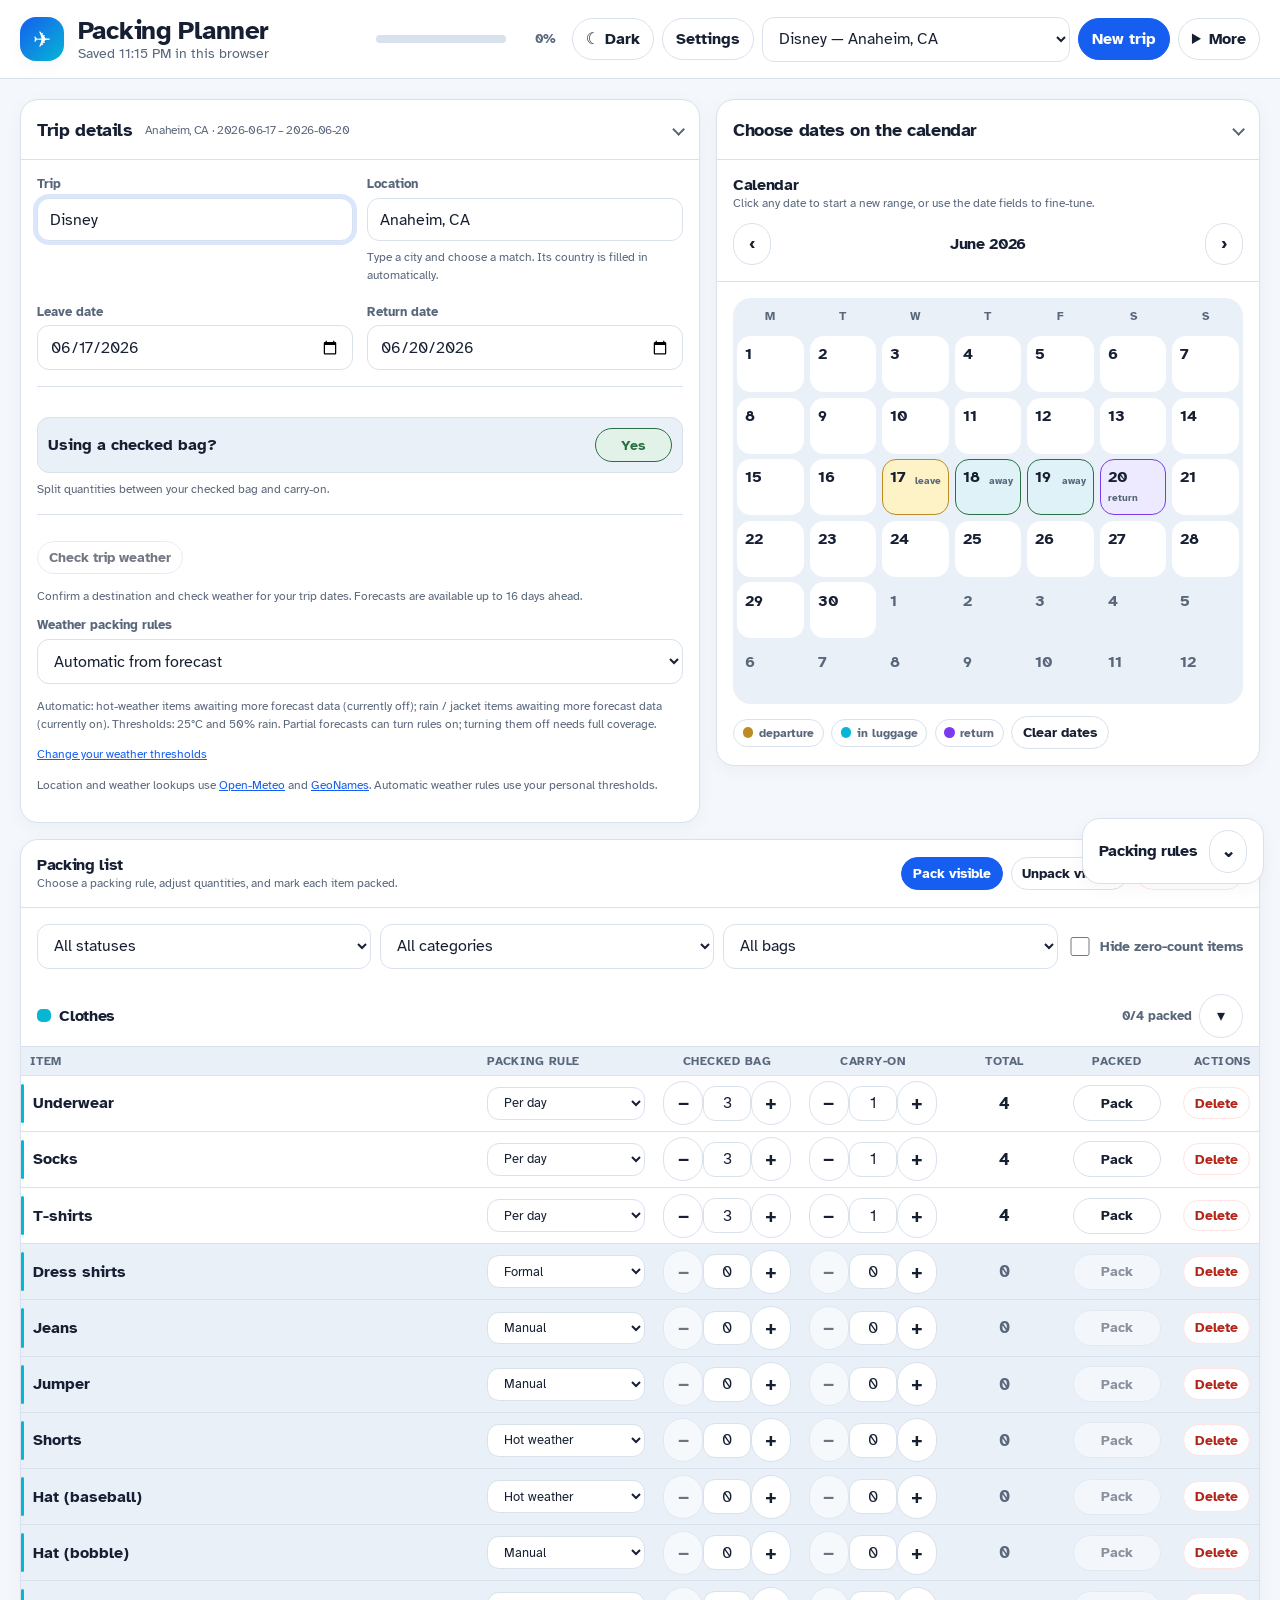
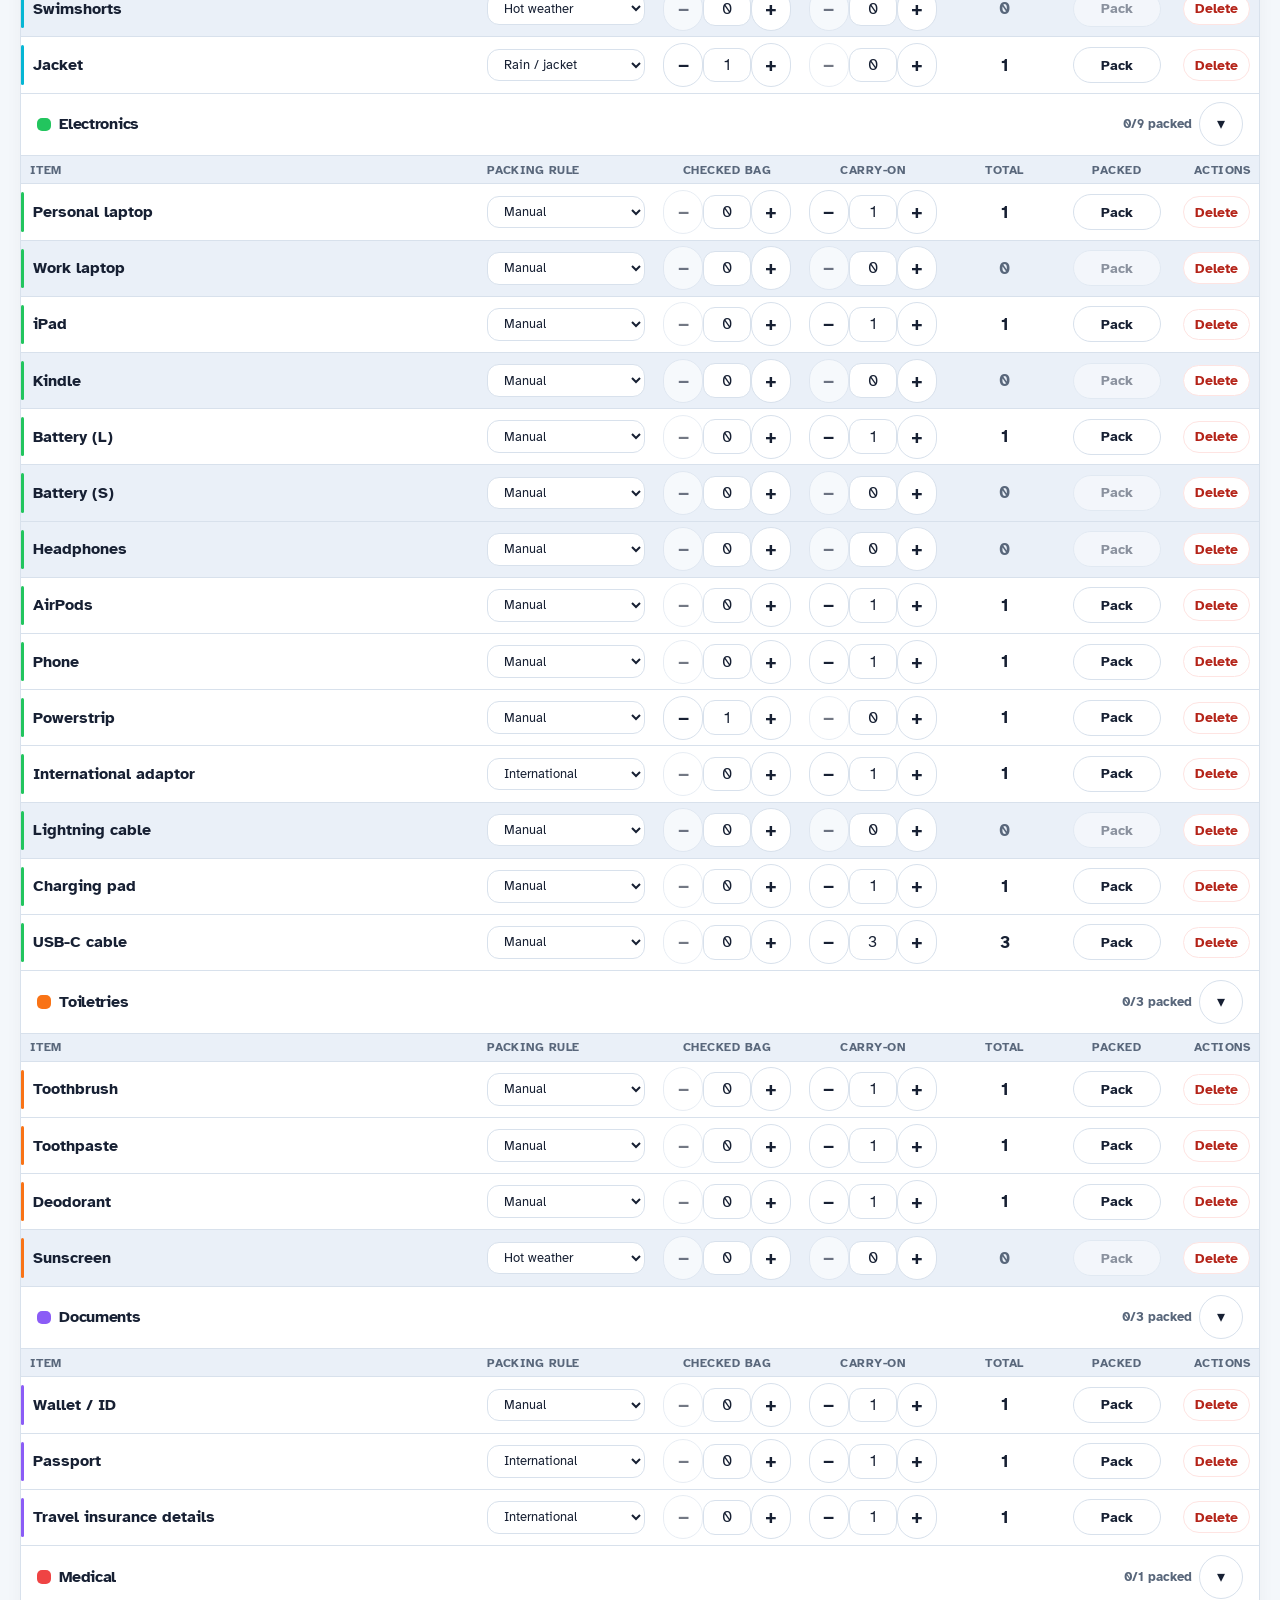
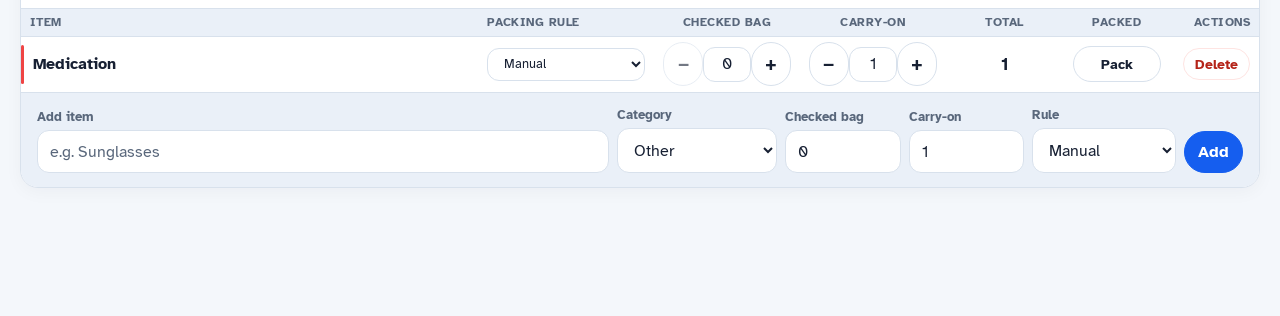
<file: index.html>
<!doctype html>
<html lang="en">

<head>
  <meta charset="utf-8" />
  <meta name="viewport" content="width=device-width,initial-scale=1" />
  <title>Packing Planner</title>
  <meta name="color-scheme" content="light dark" />
  <script src="theme.js"></script>
  <link rel="stylesheet" href="style.css" />
</head>

<body>
  <header class="header">
    <div class="headerInner">
      <div class="brand">
        <div class="logo">✈</div>
        <div>
          <h1>Packing Planner</h1>
          <div class="small" id="saveStatus">Autosaves in this browser</div>
        </div>
      </div>
      <div class="headerProgress">
        <div class="bar" role="progressbar" aria-label="Packing complete" aria-valuemin="0" aria-valuemax="100" aria-valuenow="0">
          <div id="progressFill" class="fill"></div>
        </div>
        <span id="progressText">0%</span>
      </div>
      <div class="actions">
        <button id="themeToggle" type="button" class="ghost" aria-label="Switch color mode">☾ Dark</button>
        <a class="buttonLink" href="#settings">Settings</a>
        <select id="tripPicker" class="tripSelect" aria-label="Choose saved trip"></select>
        <button id="newTripBtn" class="primary">New trip</button>
        <details class="tripMenu">
          <summary>More</summary>
          <div class="menuActions">
        <button id="duplicateTripBtn">Duplicate</button>
        <button id="exportBtn">Export</button>
        <button id="importBtn">Import</button>
        <button id="jsonBtn" class="ghost">Save text</button>
            <button id="deleteTripBtn" class="danger slim">Delete trip</button>
            <button id="deletePastTripsBtn" class="danger slim">Delete past trips</button>
          </div>
        </details>
        <input id="importFile" class="hidden" type="file" accept="application/json,.json">
      </div>
    </div>
  </header>

  <main id="plannerPage" class="page">
    <section class="grid">
      <div class="leftStack">
        <details class="card tripDetails" open>
          <summary class="sectionSummary"><span>Trip details</span><span id="tripOverview" class="tiny"></span></summary>
          <div class="cardBody">
            <div class="fields">
              <div>
                <label class="lbl" for="tripName">Trip</label>
                <input id="tripName" type="text" placeholder="e.g. Disney">
              </div>
              <div class="locationSearch">
                <label class="lbl" for="location">Location</label>
                <input id="location" type="text" placeholder="Search a city or postal code…" autocomplete="off" aria-describedby="destinationStatus" aria-controls="destinationChoices">
                <p id="destinationStatus" class="tiny" role="status"></p>
                <div id="destinationChoices" class="destinationSuggestions" aria-label="Matching destinations" hidden></div>
              </div>
              <div>
                <label class="lbl" for="leaveDate">Leave date</label>
                <input id="leaveDate" type="date">
              </div>
              <div>
                <label class="lbl" for="returnDate">Return date</label>
                <input id="returnDate" type="date">
              </div>
            </div>
            <section class="secondarySettings" aria-label="Bags and weather">
              <div class="secondaryBody">
              <div class="travelMode">
                <label class="rule toggleRule" for="usesCheckedBag">
                  <span class="ruleTitle">Using a checked bag?</span>
                  <input id="usesCheckedBag" class="toggleInput" type="checkbox" role="switch" aria-describedby="checkedBagHelp">
                  <span class="ruleToggleButton" aria-hidden="true">
                    <span class="toggleState toggleOff">No</span>
                    <span class="toggleState toggleOn">Yes</span>
                  </span>
                </label>
                <p id="checkedBagHelp" class="tiny"></p>
              </div>
              <div class="destinationTools">
                <button id="weatherBtn" class="slim" type="button">Check trip weather</button>
                <p id="weatherStatus" class="tiny" role="status"></p>
                <div id="weatherDays"></div>
                <label class="lbl" for="weatherMode">Weather packing rules</label>
                <select id="weatherMode">
                  <option value="auto">Automatic from forecast</option>
                  <option value="manual">Set manually in packing rules</option>
                </select>
                <p id="weatherRulesStatus" class="tiny" role="status"></p>
                <p class="tiny"><a href="#settings">Change your weather thresholds</a></p>
                <p class="tiny">Location and weather lookups use <a href="https://open-meteo.com/" target="_blank" rel="noopener noreferrer">Open-Meteo</a> and <a href="https://www.geonames.org/" target="_blank" rel="noopener noreferrer">GeoNames</a>. Automatic weather rules use your personal thresholds.</p>
              </div>
              </div>
            </section>
          </div>
        </details>

      </div>
      <div class="leftStack planningTools">
      <details class="card calendarCard" open>
        <summary class="sectionSummary">Choose dates on the calendar</summary>
        <div class="cardHead">
          <div>
            <h2>Calendar</h2>
            <div class="tiny" id="dateHint">Click a date to set your departure, then click another date for your return.
            </div>
          </div>
          <div class="calControls">
            <button id="prevMonthBtn" class="icon" aria-label="Previous month">‹</button>
            <div id="calTitle" class="calTitle">Month</div>
            <button id="nextMonthBtn" class="icon" aria-label="Next month">›</button>
          </div>
        </div>
        <div class="cardBody">
          <div id="calendar" class="calendar"></div>
          <div class="legend">
            <span class="pill"><span class="dot leave"></span>departure</span>
            <span class="pill"><span class="dot away"></span>in luggage</span>
            <span class="pill"><span class="dot return"></span>return</span>
            <button id="clearDatesBtn" class="slim ghost">Clear dates</button>
          </div>
        </div>
      </details>


      </div>
    </section>



    <section class="card listCard">
      <div class="cardHead">
        <div>
          <h2>Packing list</h2>
          <div class="tiny">Choose a packing rule, adjust quantities, and mark each item packed.</div>
        </div>
        <div class="actions">
          <button id="packVisibleBtn" class="slim primary">Pack visible</button>
          <button id="unpackVisibleBtn" class="slim">Unpack visible</button>
          <button id="resetPackedBtn" class="slim danger">Clear checks</button>
        </div>
      </div>

      <div class="cardBody">
        <div class="toolbar">
          <select id="packedFilter" aria-label="Filter packing status">
            <option value="all">All statuses</option>
            <option value="packed">Packed</option>
            <option value="unpacked">Unpacked</option>
          </select>
          <select id="categoryFilter" aria-label="Filter category"></select>
          <select id="bagFilter" aria-label="Filter bag">
            <option value="all">All bags</option>
            <option value="checked">Checked bag</option>
            <option value="carryon">Carry-on</option>
          </select>
          <label class="checkline">
            <input id="hideZeroCount" type="checkbox"> Hide zero-count items
          </label>
        </div>
      </div>

      <div id="tables"></div>

      <div class="add">
        <div>
          <label class="lbl" for="newItemName">Add item</label>
          <input id="newItemName" type="text" placeholder="e.g. Sunglasses">
        </div>
        <div>
          <label class="lbl" for="newItemCategory">Category</label>
          <select id="newItemCategory"></select>
        </div>
        <div>
          <label class="lbl" for="newItemChecked">Checked bag</label>
          <input id="newItemChecked" type="number" min="0" step="1" value="0">
        </div>
        <div>
          <label class="lbl" for="newItemCarryon">Carry-on</label>
          <input id="newItemCarryon" type="number" min="0" step="1" value="1">
        </div>
        <div>
          <label class="lbl" for="newItemRule">Rule</label>
          <select id="newItemRule"></select>
        </div>
        <button id="addItemBtn" class="primary">Add</button>
      </div>
    </section>
  </main>

  <section id="settingsPage" class="page settingsPage" aria-labelledby="settingsTitle" hidden>
    <a class="buttonLink" href="#planner">← Back to packing</a>
    <div class="card">
      <div class="cardHead"><div><h2 id="settingsTitle" tabindex="-1">Your settings</h2>
        <p class="tiny">Your home base and weather preferences, saved in this browser for all trips.</p></div></div>
      <form id="settingsForm" class="cardBody">
        <h3>Appearance</h3>
        <label class="lbl" for="themePreference">Color mode</label>
        <select id="themePreference" aria-describedby="themeHelp">
          <option value="system">Use device setting</option>
          <option value="light">Light — blue</option>
          <option value="dark">Dark — navy</option>
        </select>
        <p id="themeHelp" class="tiny">Changes apply immediately and are remembered in this browser.</p>
        <h3>Home location</h3>
        <div class="fields">
          <div><label class="lbl" for="settingsHomeLocation">Home city / location</label>
            <input id="settingsHomeLocation" type="text" placeholder="e.g. San Francisco, CA" autocomplete="address-level2"></div>
          <div><label class="lbl" for="settingsHomeCountry">Home country / territory</label>
            <select id="settingsHomeCountry" autocomplete="country"></select></div>
        </div>
        <p class="tiny">Choose the country for your home location. Trips using home settings compare this country with the destination to set international items.</p>
        <div class="tripHomeSettings">
          <label class="lbl" for="homeCountry">Home country / territory for this trip</label>
          <select id="homeCountry" aria-describedby="homeSettingsHint"></select>
          <p id="homeSettingsHint" class="tiny"></p>
        </div>
        <h3>Weather preferences</h3>
        <div class="fields">
          <div><label class="lbl" for="hotTemperature">Hot at or above (°C)</label>
            <input id="hotTemperature" type="number" min="-50" max="60" step="0.5" required aria-describedby="hotHelp">
            <p id="hotHelp" class="tiny">A daily high at this temperature or above adds one of each Hot weather item.</p></div>
          <div><label class="lbl" for="rainProbability">Bring a jacket at or above (% rain)</label>
            <input id="rainProbability" type="number" min="0" max="100" step="1" required aria-describedby="rainHelp">
            <p id="rainHelp" class="tiny">A daily rain chance at this percentage or above adds one of each Rain / jacket item.</p></div>
        </div>
        <p class="tiny">One matching day is enough, including departure and return. Forecast highlights use these thresholds even when a trip uses manual packing rules. Missing forecast days keep existing choices until more data is available.</p>
        <button class="primary" type="submit">Save settings</button>
        <p id="settingsStatus" class="tiny" role="status"></p>
      </form>
    </div>
  </section>

        <section id="rulesCard" class="card configCard rulesDock collapsed">
          <div id="rulesHead" class="cardHead collapsibleHead" role="button" tabindex="0" aria-controls="rulesBody"
            aria-expanded="false">
            <div>
              <h2>Packing rules</h2>
              <div class="tiny">Adjust clothing, laundry, and extras.</div>
            </div>
            <div class="headActions">
              <button id="rulesToggle" class="icon ghost" aria-label="Toggle packing rules">
                <span class="collapseIcon">⌄</span>
              </button>
            </div>
          </div>

          <div id="rulesBody" class="cardBody rulesBody">
            <div class="rulesDockActions">
              <button id="recalculateBtn" class="slim">Recalculate quantities</button>
            </div>
            <div class="rules">
              <div class="rule">
                <div>
                  <div class="ruleTitle">Backup set</div>
                  <div class="ruleHelp">Extra sets for items using the Per day rule.</div>
                </div>
                <input id="backup" aria-label="Backup sets" type="number" min="0" step="1">
              </div>

              <div class="rule">
                <div>
                  <div class="ruleTitle">Laundry days</div>
                  <div class="ruleHelp">Per day packs one per day after departure, adjusted for laundry. Example: 7 days after departure + 1 laundry
                    day = 4 sets.</div>
                </div>
                <input id="laundryDays" aria-label="Laundry days" type="number" min="0" step="1">
              </div>

              <div class="rule">
                <div>
                  <div class="ruleTitle">Formal days</div>
                  <div class="ruleHelp">Adds formal-rule items.</div>
                </div>
                <input id="formalDays" aria-label="Formal days" type="number" min="0" step="1">
              </div>

              <label class="rule toggleRule">
                <div>
                  <div class="ruleTitle">Hot weather</div>
                  <div class="ruleHelp">Adds warm-weather items. Changing this switches weather rules to manual.</div>
                </div>

                <input id="hotPlace" class="toggleInput" type="checkbox">

                <span class="ruleToggleButton" aria-hidden="true">
                  <span class="toggleState toggleOff">Off</span>
                  <span class="toggleState toggleOn">On</span>
                </span>
              </label>

              <label class="rule toggleRule">
                <div><div class="ruleTitle">Rain / jacket</div>
                  <div class="ruleHelp">Adds rain-rule items like a jacket. Changing this switches weather rules to manual.</div></div>
                <input id="rainPlace" class="toggleInput" type="checkbox">
                <span class="ruleToggleButton" aria-hidden="true"><span class="toggleState toggleOff">Off</span><span class="toggleState toggleOn">On</span></span>
              </label>

              <div class="internationalRuleSettings">
                <label class="lbl" for="internationalMode">International items</label>
                <select id="internationalMode">
                  <option value="auto">Automatic by country</option>
                  <option value="manual">Set manually below</option>
                </select>
                <p id="internationalStatus" class="tiny"></p>
                <a class="tiny" href="#settings">Change home country in Settings</a>
              </div>

              <label class="rule toggleRule">
                <div>
                  <div class="ruleTitle">International travel</div>
                  <div class="ruleHelp">Adds passport, adaptor, insurance, and other international items.</div>
                </div>

                <input id="international" class="toggleInput" type="checkbox">

                <span class="ruleToggleButton" aria-hidden="true">
                  <span class="toggleState toggleOff">Off</span>
                  <span class="toggleState toggleOn">On</span>
                </span>
              </label>
            </div>
          </div>
        </section>

  <div id="toast" class="toast" role="status" aria-live="polite"></div>

  <div id="jsonModal" class="modalBack" role="dialog" aria-modal="true" aria-labelledby="jsonTitle">
    <div class="modal">
      <div class="cardHead">
        <div>
          <h2 id="jsonTitle">Save file text</h2>
          <div class="tiny">Copy this text somewhere safe, or paste exported text here and import it.</div>
        </div>
        <button id="closeJsonBtn" class="icon" aria-label="Close">×</button>
      </div>
      <div class="cardBody">
        <textarea id="jsonText" spellcheck="false"></textarea>
        <div class="modalActions">
          <button id="copyJsonBtn">Copy</button>
          <button id="importJsonTextBtn" class="primary">Import pasted text</button>
        </div>
      </div>
    </div>
  </div>

  <script src="script.js"></script>
</body>

</html>
</file>
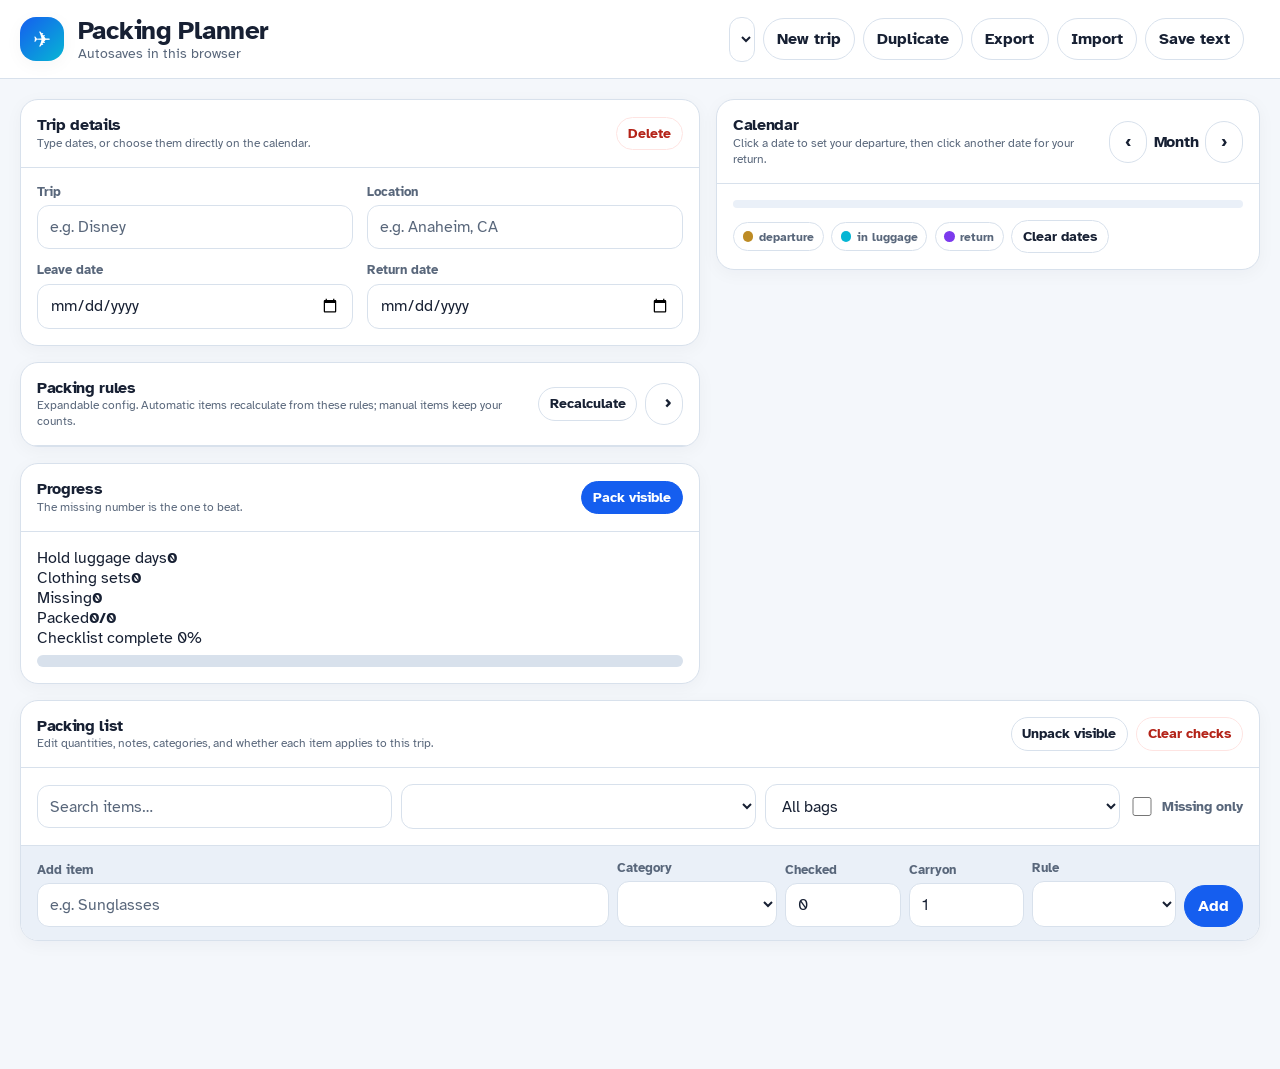
<file: packing-planner.html>
<!doctype html>
<html lang="en">

<head>
  <meta charset="utf-8" />
  <meta name="viewport" content="width=device-width,initial-scale=1" />
  <title>Packing Planner</title>
  <link rel="stylesheet" href="style.css" />
</head>

<body>
  <header class="header">
    <div class="headerInner">
      <div class="brand">
        <div class="logo">✈</div>
        <div>
          <h1>Packing Planner</h1>
          <div class="small" id="saveStatus">Autosaves in this browser</div>
        </div>
      </div>
      <div class="actions">
        <select id="tripPicker" class="tripSelect" aria-label="Choose saved trip"></select>
        <button id="newTripBtn">New trip</button>
        <button id="duplicateTripBtn">Duplicate</button>
        <button id="exportBtn">Export</button>
        <button id="importBtn">Import</button>
        <button id="jsonBtn" class="ghost">Save text</button>
        <input id="importFile" class="hidden" type="file" accept="application/json,.json">
      </div>
    </div>
  </header>

  <main class="page">
    <section class="grid">
      <div class="leftStack">
        <article class="card">
          <div class="cardHead">
            <div>
              <h2>Trip details</h2>
              <div class="tiny">Type dates, or choose them directly on the calendar.</div>
            </div>
            <button id="deleteTripBtn" class="danger slim">Delete</button>
          </div>
          <div class="cardBody">
            <div class="fields">
              <div>
                <label class="lbl" for="tripName">Trip</label>
                <input id="tripName" type="text" placeholder="e.g. Disney">
              </div>
              <div>
                <label class="lbl" for="location">Location</label>
                <input id="location" type="text" placeholder="e.g. Anaheim, CA">
              </div>
              <div>
                <label class="lbl" for="leaveDate">Leave date</label>
                <input id="leaveDate" type="date">
              </div>
              <div>
                <label class="lbl" for="returnDate">Return date</label>
                <input id="returnDate" type="date">
              </div>
            </div>
          </div>
        </article>

        <section id="rulesCard" class="card configCard collapsed">
          <div id="rulesHead" class="cardHead collapsibleHead" role="button" tabindex="0" aria-controls="rulesBody"
            aria-expanded="false">
            <div>
              <h2>Packing rules</h2>
              <div class="tiny">Expandable config. Automatic items recalculate from these rules; manual items keep your
                counts.</div>
            </div>
            <div class="headActions">
              <button id="recalculateBtn" class="slim">Recalculate</button>
              <button id="rulesToggle" class="icon ghost" aria-label="Toggle packing rules">
                <span class="collapseIcon">⌄</span>
              </button>
            </div>
          </div>

          <div id="rulesBody" class="cardBody rulesBody">
            <div class="rules">
              <div class="rule">
                <div>
                  <div class="ruleTitle">Backup set</div>
                  <div class="ruleHelp">Extra basic clothes, usually in carryon.</div>
                </div>
                <input id="backup" type="number" min="0" step="1">
              </div>

              <div class="rule">
                <div>
                  <div class="ruleTitle">Departure day wearing</div>
                  <div class="ruleHelp">Shown for planning, not packed.</div>
                </div>
                <input id="departureWearing" type="number" min="0" step="1">
              </div>

              <div class="rule">
                <div>
                  <div class="ruleTitle">Laundry days</div>
                  <div class="ruleHelp">Splits the trip into laundry cycles. Example: 7 hold-luggage days + 1 laundry
                    day = 4 sets.</div>
                </div>
                <input id="laundryDays" type="number" min="0" step="1">
              </div>

              <div class="rule">
                <div>
                  <div class="ruleTitle">Formal days</div>
                  <div class="ruleHelp">Adds formal-rule items.</div>
                </div>
                <input id="formalDays" type="number" min="0" step="1">
              </div>

              <label class="rule toggleRule">
                <div>
                  <div class="ruleTitle">Hot weather</div>
                  <div class="ruleHelp">Adds warm-weather items like shorts, swimwear, sunscreen, and a cap.</div>
                </div>

                <input id="hotPlace" class="toggleInput" type="checkbox">

                <span class="ruleToggleButton" aria-hidden="true">
                  <span class="toggleState toggleOff">Off</span>
                  <span class="toggleState toggleOn">On</span>
                </span>
              </label>

              <label class="rule toggleRule">
                <div>
                  <div class="ruleTitle">International travel</div>
                  <div class="ruleHelp">Adds passport, adaptor, insurance, and other international items.</div>
                </div>

                <input id="international" class="toggleInput" type="checkbox">

                <span class="ruleToggleButton" aria-hidden="true">
                  <span class="toggleState toggleOff">Off</span>
                  <span class="toggleState toggleOn">On</span>
                </span>
              </label>
            </div>
          </div>
        </section>
      </div>

      <article class="card">
        <div class="cardHead">
          <div>
            <h2>Calendar</h2>
            <div class="tiny" id="dateHint">Click a date to set your departure, then click another date for your return.
            </div>
          </div>
          <div class="calControls">
            <button id="prevMonthBtn" class="icon" aria-label="Previous month">‹</button>
            <div id="calTitle" class="calTitle">Month</div>
            <button id="nextMonthBtn" class="icon" aria-label="Next month">›</button>
          </div>
        </div>
        <div class="cardBody">
          <div id="calendar" class="calendar"></div>
          <div class="legend">
            <span class="pill"><span class="dot leave"></span>departure</span>
            <span class="pill"><span class="dot away"></span>in luggage</span>
            <span class="pill"><span class="dot return"></span>return</span>
            <button id="clearDatesBtn" class="slim ghost">Clear dates</button>
          </div>
        </div>
      </article>

      <aside class="card summary">
        <div class="cardHead">
          <div>
            <h2>Progress</h2>
            <div class="tiny">The missing number is the one to beat.</div>
          </div>
          <button id="packVisibleBtn" class="slim primary">Pack visible</button>
        </div>
        <div class="cardBody">
          <div class="metrics">
            <div class="metric"><span>Hold luggage days</span><strong id="travelDays">0</strong></div>
            <div class="metric"><span>Clothing sets</span><strong id="setsNeeded">0</strong></div>
            <div class="metric"><span>Missing</span><strong id="missingCount">0</strong></div>
            <div class="metric"><span>Packed</span><strong id="packedCount">0/0</strong></div>
          </div>
          <div class="progressTop">
            <span>Checklist complete</span>
            <span id="progressText">0%</span>
          </div>
          <div class="bar">
            <div id="progressFill" class="fill"></div>
          </div>
        </div>
      </aside>
    </section>

    <section class="card listCard">
      <div class="cardHead">
        <div>
          <h2>Packing list</h2>
          <div class="tiny">Edit quantities, notes, categories, and whether each item applies to this trip.</div>
        </div>
        <div class="actions">
          <button id="unpackVisibleBtn" class="slim">Unpack visible</button>
          <button id="resetPackedBtn" class="slim danger">Clear checks</button>
        </div>
      </div>

      <div class="cardBody">
        <div class="toolbar">
          <input id="searchItems" type="text" placeholder="Search items…">
          <select id="categoryFilter" aria-label="Filter category"></select>
          <select id="bagFilter" aria-label="Filter bag">
            <option value="all">All bags</option>
            <option value="checked">Checked bag</option>
            <option value="carryon">Carryon</option>
          </select>
          <label class="checkline">
            <input id="missingOnly" type="checkbox"> Missing only
          </label>
        </div>
      </div>

      <div id="tables"></div>

      <div class="add">
        <div>
          <label class="lbl" for="newItemName">Add item</label>
          <input id="newItemName" type="text" placeholder="e.g. Sunglasses">
        </div>
        <div>
          <label class="lbl" for="newItemCategory">Category</label>
          <select id="newItemCategory"></select>
        </div>
        <div>
          <label class="lbl" for="newItemChecked">Checked</label>
          <input id="newItemChecked" type="number" min="0" step="1" value="0">
        </div>
        <div>
          <label class="lbl" for="newItemCarryon">Carryon</label>
          <input id="newItemCarryon" type="number" min="0" step="1" value="1">
        </div>
        <div>
          <label class="lbl" for="newItemRule">Rule</label>
          <select id="newItemRule"></select>
        </div>
        <button id="addItemBtn" class="primary">Add</button>
      </div>
    </section>
  </main>

  <div id="toast" class="toast" role="status" aria-live="polite"></div>

  <div id="jsonModal" class="modalBack" role="dialog" aria-modal="true" aria-labelledby="jsonTitle">
    <div class="modal">
      <div class="cardHead">
        <div>
          <h2 id="jsonTitle">Save file text</h2>
          <div class="tiny">Copy this text somewhere safe, or paste exported text here and import it.</div>
        </div>
        <button id="closeJsonBtn" class="icon" aria-label="Close">×</button>
      </div>
      <div class="cardBody">
        <textarea id="jsonText" spellcheck="false"></textarea>
        <div class="modalActions">
          <button id="copyJsonBtn">Copy</button>
          <button id="importJsonTextBtn" class="primary">Import pasted text</button>
        </div>
      </div>
    </div>
  </div>

  <script src="script.js"></script>
</body>

</html>
</file>
<file: style.css>
/* Blue daylight and navy night palettes. */
:root {
    color-scheme: light;
    --bg: #f4f7fb;
    --panel: #ffffff;
    --surface: var(--panel);
    --subtle: #eaf0f8;
    --text: #172033;
    --muted: #59677b;
    --line: #d8e1ec;
    --border: var(--line);
    --accent: #155eef;
    --accent2: #06b6d4;
    --on-accent: #ffffff;
    --green: #287044;
    --greenSoft: #e3f2e8;
    --yellow: #bd8b24;
    --yellowSoft: #fef3c7;
    --cyanSoft: #dff2f8;
    --purple: #7c3aed;
    --purpleSoft: #ede9fe;
    --red: #b42318;
    --redSoft: #fee4e2;
    --rain-text: #075985;
    --rain-soft: #e0f2fe;
    --hot-text: #854d0e;
    --hot-soft: #fef3c7;
    --header: #ffffffed;
    --shadow: 0 4px 18px #0f172a0a;
    --radius: 18px;
    --radius2: 12px;
    --card-inset: 1rem;
    --focus: 0 0 0 4px #155eef28;
}
:root[data-theme="dark"] {
    color-scheme: dark;
    --bg: #0f1726;
    --panel: #182337;
    --subtle: #223047;
    --text: #e8eef8;
    --muted: #aabbd2;
    --line: #374a64;
    --accent: #8ab4ff;
    --accent2: #67d5ed;
    --on-accent: #101c30;
    --green: #9ad6b0;
    --greenSoft: #203b32;
    --yellow: #e5c56e;
    --yellowSoft: #413821;
    --cyanSoft: #193c4b;
    --purple: #c4b5fd;
    --purpleSoft: #342d4d;
    --red: #f5a29c;
    --redSoft: #462c35;
    --rain-text: #a5d8fa;
    --rain-soft: #1b354b;
    --hot-text: #f3d58f;
    --hot-soft: #403723;
    --header: #182337ed;
    --shadow: 0 4px 18px #00000020;
    --focus: 0 0 0 4px #8ab4ff35;
}

* {
    box-sizing: border-box
}

body {
    margin: 0;
    min-height: 100vh;
    font-family: "Atkinson Hyperlegible", ui-sans-serif, system-ui, -apple-system, BlinkMacSystemFont, "Segoe UI", sans-serif;
    color: var(--text);
    background: var(--bg)
}

@font-face {
  font-family: "Atkinson Hyperlegible";
  src: url("assets/Atkinson_Hyperlegible/AtkinsonHyperlegible-Regular.ttf") format("truetype");
  font-weight: 400;
  font-style: normal;
  font-display: swap;
}

@font-face {
  font-family: "Atkinson Hyperlegible";
  src: url("assets/Atkinson_Hyperlegible/AtkinsonHyperlegible-Bold.ttf") format("truetype");
  font-weight: 700;
  font-style: normal;
  font-display: swap;
}

button,
input,
select,
textarea {
    font: inherit
}

button {
    border: 1px solid var(--line);
    background: var(--panel);
    color: var(--text);
    padding: .62rem .82rem;
    border-radius: 999px;
    cursor: pointer;
    font-weight: 750;
    transition: .12s;
    white-space: nowrap
}

button:hover {
    transform: translateY(-1px);
    box-shadow: 0 8px 22px rgba(15, 23, 42, .07)
}

button:focus-visible,
input:focus-visible,
select:focus-visible,
textarea:focus-visible {
    outline: 0;
    box-shadow: var(--focus);
    border-color: var(--accent)
}

button.primary {
    background: var(--accent);
    color: var(--on-accent);
    border-color: var(--accent)
}

button.danger {
    color: var(--red);
    border-color: var(--redSoft)
}

button.ghost {
    background: transparent
}

button.icon {
    width: 2.35rem;
    padding-inline: 0
}

button.slim {
    padding: .45rem .68rem;
    font-size: .88rem
}

input[type=text],
input[type=date],
input[type=number],
select,
textarea {
    width: 100%;
    border: 1px solid var(--line);
    border-radius: var(--radius2);
    padding: .66rem .75rem;
    background: var(--panel);
    color: var(--text)
}

input[type=checkbox] {
    width: 1.22rem;
    height: 1.22rem;
    accent-color: var(--accent);
    cursor: pointer
}

textarea {
    min-height: 12rem;
    resize: vertical;
    font-family: ui-monospace, SFMono-Regular, Menlo, Consolas, monospace;
    font-size: .85rem
}

.header {
    position: sticky;
    top: 0;
    z-index: 20;
    background: var(--header);
    backdrop-filter: blur(14px);
    border-bottom: 1px solid var(--line)
}

.headerInner {
    max-width: 1440px;
    margin: auto;
    padding: 1rem 1.25rem;
    display: grid;
    grid-template-columns: minmax(240px, 1fr) auto;
    gap: 1rem;
    align-items: center
}

.brand {
    display: flex;
    gap: .85rem;
    align-items: center;
    min-width: 0
}

.logo {
    width: 2.75rem;
    height: 2.75rem;
    display: grid;
    place-items: center;
    border-radius: 16px;
    background: linear-gradient(135deg, var(--accent), var(--accent2));
    color: var(--on-accent);
    font-size: 1.35rem;
    box-shadow: var(--shadow)
}

h1,
h2,
h3 {
    margin: 0;
    line-height: 1.15
}

h1 {
    font-size: clamp(1.35rem, 2vw, 1.85rem);
    letter-spacing: -.035em
}

h2 {
    font-size: 1rem;
    letter-spacing: -.015em
}

.small {
    color: var(--muted);
    font-size: .88rem
}

.tiny {
    color: var(--muted);
    font-size: .78rem
}

.hidden {
    display: none
}

.actions {
    display: flex;
    align-items: center;
    justify-content: flex-end;
    gap: .5rem;
    flex-wrap: wrap
}

.tripSelect {
    min-width: min(28rem, 50vw)
}

.page {
    max-width: 1440px;
    margin: auto;
    padding: 1.25rem 1.25rem 4rem
}

.grid {
    display: grid;
    grid-template-columns: minmax(320px, .9fr) minmax(420px, 1.15fr) minmax(280px, .75fr);
    gap: 1rem;
    align-items: start
}

.card {
    background: var(--panel);
    border: 1px solid var(--line);
    border-radius: var(--radius);
    box-shadow: var(--shadow);
    overflow: clip
}

.cardHead {
    padding: 1rem var(--card-inset);
    display: flex;
    align-items: center;
    justify-content: space-between;
    gap: .75rem;
    border-bottom: 1px solid var(--line)
}

.cardBody {
    padding: 1rem var(--card-inset)
}

.fields {
    display: grid;
    grid-template-columns: repeat(2, minmax(0, 1fr));
    gap: .85rem
}

label.lbl {
    display: block;
    font-size: .8rem;
    color: var(--muted);
    font-weight: 750;
    margin-bottom: .35rem
}

.rules {
    display: grid;
    gap: .65rem
}

.rule {
    display: grid;
    grid-template-columns: minmax(0, 1fr) auto;
    gap: .75rem;
    align-items: center;
    padding: .65rem;
    border: 1px solid var(--line);
    border-radius: var(--radius2);
    background: var(--subtle)
}

.rule input[type=number] {
    width: 5.5rem
}

.ruleTitle {
    font-weight: 850
}

.ruleHelp {
    color: var(--muted);
    font-size: .76rem;
    margin-top: .1rem
}

.toggleRule {
  cursor: pointer;
}

.toggleInput {
  position: absolute;
  opacity: 0;
  pointer-events: none;
}

.ruleToggleButton {
  display: inline-flex;
  align-items: center;
  justify-content: center;
  min-width: 4.8rem;
  padding: 0.45rem 0.65rem;
  border: 1px solid var(--border, #cbd5e1);
  border-radius: 999px;
  background: var(--surface, #fff);
  font-size: 0.85rem;
  font-weight: 700;
  user-select: none;
  transition:
    background 160ms ease,
    border-color 160ms ease,
    color 160ms ease,
    transform 160ms ease;
}

.toggleRule:hover .ruleToggleButton {
  transform: translateY(-1px);
}

.toggleOn {
  display: none;
}

.toggleInput:checked + .ruleToggleButton {
  border-color: var(--green);
  background: var(--greenSoft);
  color: var(--green);
}

.toggleInput:checked + .ruleToggleButton .toggleOff {
  display: none;
}

.toggleInput:checked + .ruleToggleButton .toggleOn {
  display: inline;
}

.toggleInput:focus-visible + .ruleToggleButton {
  outline: 3px solid var(--accent);
  outline-offset: 2px;
}

.configCard .cardHead,
.catHead {
    cursor: pointer
}

.headActions {
    display: flex;
    align-items: center;
    justify-content: flex-end;
    gap: .5rem
}

.collapseIcon {
    display: inline-block;
    font-size: 1.05rem;
    font-weight: 950;
    transition: .16s
}

.configCard.collapsed .rulesBody {
    display: none
}

.configCard.collapsed .collapseIcon {
    transform: rotate(-90deg)
}









.bar {
    height: .75rem;
    background: var(--line);
    border-radius: 999px;
    overflow: hidden;
    margin-top: .45rem
}

.fill {
    height: 100%;
    width: 0;
    background: linear-gradient(90deg, var(--accent), var(--green));
    border-radius: inherit;
    transition: .16s
}

.calControls {
    display: flex;
    align-items: center;
    gap: .45rem
}

.calTitle {
    font-weight: 950;
    letter-spacing: -.02em;
    white-space: nowrap
}

.calendar {
    display: grid;
    grid-template-columns: repeat(7, minmax(0, 1fr));
    gap: .35rem;
    padding: .7rem;
    border: 1px solid var(--line);
    border-radius: 18px;
    background: var(--subtle)
}

.calHead {
    height: 1.8rem;
    display: grid;
    place-items: center;
    color: var(--muted);
    font-size: .78rem;
    font-weight: 900
}

.day {
    min-height: 3.5rem;
    border: 1px solid transparent;
    border-radius: 14px;
    background: var(--panel);
    padding: .45rem;
    display: flex;
    align-items: flex-start;
    justify-content: space-between;
    gap: .25rem;
    cursor: pointer;
    position: relative;
    transition: .12s
}

.day:hover {
    transform: translateY(-1px);
    border-color: var(--accent);
    box-shadow: 0 8px 22px rgba(15, 23, 42, .07)
}

.day.out {
    color: var(--muted);
    background: var(--subtle)
}

.day.today {
    border-color: var(--accent)
}

.day.leave {
    background: var(--yellowSoft);
    border-color: var(--yellow)
}

.day.away {
    background: var(--cyanSoft);
    border-color: var(--green)
}

.day.return {
    background: var(--purpleSoft);
    border-color: var(--purple)
}

.dayNo {
    font-weight: 950
}

.dayTag {
    font-size: .64rem;
    font-weight: 950;
    color: var(--muted);
    align-self: flex-end
}

.legend {
    margin-top: .75rem;
    display: flex;
    gap: .45rem;
    flex-wrap: wrap;
    align-items: center
}

.pill {
    display: inline-flex;
    align-items: center;
    gap: .35rem;
    border: 1px solid var(--line);
    border-radius: 999px;
    padding: .32rem .55rem;
    background: var(--panel);
    color: var(--muted);
    font-size: .78rem;
    font-weight: 850
}

.dot {
    width: .65rem;
    height: .65rem;
    border-radius: 999px;
    background: var(--line)
}

.dot.leave {
    background: var(--yellow)
}

.dot.away {
    background: var(--accent2)
}

.dot.return {
    background: var(--purple)
}

.listCard {
    margin-top: 1rem
}

.toolbar {
    display: grid;
    grid-template-columns: minmax(140px, 1fr) minmax(150px, 1fr) minmax(140px, 1fr) auto;
    gap: .55rem;
    align-items: center
}

.checkline {
    display: flex;
    gap: .45rem;
    align-items: center;
    color: var(--muted);
    font-size: .88rem;
    font-weight: 750
}

.add {
    display: grid;
    grid-template-columns: minmax(180px, 1fr) 10rem 7.2rem 7.2rem 9rem auto;
    gap: .5rem;
    align-items: end;
    padding: .85rem var(--card-inset);
    border-top: 1px solid var(--line);
    background: var(--subtle)
}

.cat+.cat {
    border-top: 1px solid var(--line)
}

.catHead {
    display: flex;
    align-items: center;
    justify-content: space-between;
    gap: 1rem;
    padding: .65rem var(--card-inset);
    background: var(--panel);
    transition: .12s
}

.catHead:hover {
    background: var(--subtle)
}

.catTitle {
    display: flex;
    align-items: center;
    gap: .55rem;
    font-weight: 950;
    letter-spacing: -.02em
}

.catMeta {
    display: flex;
    align-items: center;
    justify-content: flex-end;
    gap: .45rem
}

.catCount {
    color: var(--muted);
    font-size: .82rem;
    font-weight: 850
}

.catToggle {
    width: 2.75rem;
    height: 2.75rem;
    flex-shrink: 0;
    padding: 0;
    display: grid;
    place-items: center
}

.cat.collapsed .tableWrap {
    display: none
}

.chip {
    width: .85rem;
    height: .85rem;
    border-radius: 5px;
    background: #64748b
}

.cat { --category-color: #64748b; }
.cat[data-category="clothes"] { --category-color: #06b6d4; }
.cat[data-category="electronics"] { --category-color: #22c55e; }
.cat[data-category="toiletries"] { --category-color: #f97316; }
.cat[data-category="documents"] { --category-color: #8b5cf6; }
.cat[data-category="medical"] { --category-color: #ef4444; }
.cat .chip { background: var(--category-color); }
.cat td.item { position: relative; }
.cat td.item::before {
    content: "";
    position: absolute;
    left: 0;
    top: .5rem;
    bottom: .5rem;
    width: 3px;
    border-radius: 2px;
    background: var(--category-color);
    pointer-events: none;
}
@media (max-width: 860px) {
    .cat td.item { position: static; }
}

table {
    width: 100%;
    border-collapse: separate;
    border-spacing: 0;
    min-width: 960px
}

.leftStack {
  display: grid;
  gap: 1rem;
  align-content: start;
}

.leftStack .configCard {
  margin-top: 0;
}

th,
td {
    padding: .64rem .7rem;
    border-top: 1px solid var(--line);
    vertical-align: middle
}

th {
    background: var(--subtle);
    color: var(--muted);
    font-size: .76rem;
    text-transform: uppercase;
    letter-spacing: .04em;
    text-align: left;
    position: sticky;
    top: 4.75rem;
    z-index: 8
}

tr {
  position: relative;
}

tr.shinePacked {
  animation: packedRowGlow 900ms ease-out;
}

@keyframes packedRowGlow {
  0% {
    background:
      linear-gradient(
        100deg,
        transparent 0%,
        rgba(34, 197, 94, 0.12) 20%,
        rgba(34, 197, 94, 0.55) 45%,
        rgba(34, 197, 94, 0.18) 65%,
        transparent 100%
      );
    background-size: 220% 100%;
    background-position: 120% 0;
  }

  55% {
    background-position: -60% 0;
  }

  100% {
    background:
      linear-gradient(
        100deg,
        transparent 0%,
        rgba(34, 197, 94, 0.08) 45%,
        transparent 100%
      );
    background-size: 220% 100%;
    background-position: -120% 0;
  }
}

.num {
    text-align: center;
    width: 7.4rem
}

.pack {
    text-align: center;
    width: 6rem
}

.ruleCol {
    width: 11rem
}

.actionsCol {
    width: 5.6rem;
    text-align: right
}

tr.off {
    color: var(--muted);
    background: var(--subtle)
}

tr.packed {
    background: var(--greenSoft)
}

tr.missing td.pack {
    background: var(--redSoft)
}

td.item {
    min-width: 16rem
}

.itemBox {
    display: grid;
    gap: .38rem
}

.itemBox input:first-child {
    font-weight: 850
}

.total {
    font-weight: 950;
    font-size: 1.05rem
}

.empty {
    padding: 2rem;
    text-align: center;
    color: var(--muted);
    border-top: 1px solid var(--line)
}

.toast {
    position: fixed;
    right: 1rem;
    bottom: 1rem;
    max-width: min(28rem, calc(100vw - 2rem));
    padding: .8rem .95rem;
    border-radius: 16px;
    background: var(--text);
    color: var(--bg);
    box-shadow: var(--shadow);
    transform: translateY(1rem);
    opacity: 0;
    pointer-events: none;
    transition: .16s;
    z-index: 40;
    font-weight: 800
}

.toast.show {
    opacity: 1;
    transform: translateY(0)
}

.modalBack {
    position: fixed;
    inset: 0;
    display: none;
    place-items: center;
    background: rgba(15, 23, 42, .45);
    z-index: 50;
    padding: 1rem
}

.modalBack.open {
    display: grid
}

.modal {
    width: min(42rem, 100%);
    background: var(--panel);
    border: 1px solid var(--line);
    border-radius: 22px;
    box-shadow: var(--shadow);
    overflow: hidden
}

.modalActions {
    display: flex;
    gap: .5rem;
    justify-content: flex-end;
    padding-top: .85rem
}

/* Packed button replacement for the old checkbox */
.packToggle {
  min-width: 5.5rem;
  padding: 0.45rem 0.7rem;
  border: 1px solid var(--border, #cbd5e1);
  border-radius: 999px;
  background: var(--surface, #ffffff);
  font: inherit;
  font-size: 0.85rem;
  font-weight: 700;
  cursor: pointer;
}

.packToggle:hover:not(:disabled) {
  transform: translateY(-1px);
}

.packToggle.isPacked {
  border-color: var(--green);
  background: var(--greenSoft);
  color: var(--green);
}

.packToggle:disabled {
  opacity: 0.45;
  cursor: not-allowed;
}

/* Optional: this helps the row visually calm down once packed */
tr.packed {
  opacity: 0.72;
}

@media(max-width:1180px) {
    .grid {
        grid-template-columns: 1fr 1fr
    }


}

@media(max-width:860px) {
    .headerInner {
        grid-template-columns: 1fr
    }

    .actions {
        justify-content: stretch
    }

    .tripSelect {
        min-width: 100%
    }

    .grid {
        grid-template-columns: 1fr
    }

    .fields,

    .toolbar {
        grid-template-columns: 1fr
    }

    .add {
        grid-template-columns: 1fr 1fr
    }

    .add>div:first-child,
    .add button {
        grid-column: 1/-1
    }

    th {
        position: static
    }

    .day {
        min-height: 3rem
    }

    .dayTag {
        display: none
    }
}

@media(max-width:560px) {

    :root { --card-inset: .8rem; }

    .page,
    .headerInner {
        padding-inline: .75rem
    }

    .fields,
    .metrics,
    .add {
        grid-template-columns: 1fr
    }

    .day {
        min-height: 2.7rem
    }

    .cardBody {
        padding: .8rem
    }
}

/* Keep wide packing tables inside their cards on small screens. */
.tableWrap { overflow-x: auto; }
.grid > *, .leftStack { min-width: 0; }
.travelMode { grid-column: 1 / -1; }
.travelMode p { margin: .45rem 0 0; line-height: 1.45; }
[hidden] { display: none !important; }
.noCheckedBag table { min-width: 740px; }
.noCheckedBag .add { grid-template-columns: minmax(180px, 1fr) 10rem 7.2rem 9rem auto; }
.catHead:focus-visible, .collapsibleHead:focus-visible { outline: 3px solid var(--accent); outline-offset: -3px; }
@media (max-width: 860px) {
  .noCheckedBag .add { grid-template-columns: 1fr 1fr; }
  .header { position: static; }
}
@media (max-width: 560px) {
  .noCheckedBag .add { grid-template-columns: 1fr; }
  .cardHead { flex-wrap: wrap; }
  .calControls { width: 100%; justify-content: space-between; }
}
@media (prefers-reduced-motion: reduce) {
  *, *::before, *::after { animation: none !important; transition: none !important; }
}

.destinationTools { grid-column: 1 / -1; border-top: 1px solid var(--line); padding-top: .85rem; }
.destinationTools > button { margin-top: .75rem; }
.destinationTools p { line-height: 1.45; }
.weatherCondition { display: flex; align-items: center; gap: .5rem; }
.weatherIcon { width: 2rem; height: 2rem; flex: 0 0 2rem; }
button:disabled { cursor: default; opacity: .6; transform: none; }

.locationSearch { grid-column: 1 / -1; min-width: 0; }
.locationSearch p { margin: .4rem 0; line-height: 1.45; }
.destinationSuggestions { display: grid; max-height: 16rem; overflow-y: auto; border: 1px solid var(--line); border-radius: var(--radius2); }
.destinationSuggestions button { text-align: left; white-space: normal; border: 0; border-radius: 0; padding: .75rem; font-weight: 400; }
.destinationSuggestions button + button { border-top: 1px solid var(--line); }
.destinationSuggestions button:focus-visible { outline: 2px solid var(--accent); outline-offset: -2px; }

/* Compact setup keeps the checklist close to the top. */

body { background: var(--bg); }
.headerInner { grid-template-columns: minmax(220px, 1fr) auto; }
.header .actions { flex-wrap: nowrap; }
.tripSelect { min-width: 0; width: clamp(10rem, 24vw, 22rem); }
.grid { grid-template-columns: minmax(0, 1.25fr) minmax(0, 1fr); }
.locationSearch { grid-column: auto; }
summary { cursor: pointer; }
summary:focus-visible { outline: 3px solid var(--accent); outline-offset: -3px; border-radius: 8px; }
.sectionSummary {
  display: flex;
  align-items: center;
  gap: .75rem;
  min-height: 3.75rem;
  padding: .85rem var(--card-inset);
  font-weight: 700;
  list-style: none;
}
.sectionSummary::-webkit-details-marker { display: none; }
.sectionSummary::after {
  content: '';
  width: .45rem;
  height: .45rem;
  flex-shrink: 0;
  margin-left: auto;
  border-right: 2px solid var(--muted);
  border-bottom: 2px solid var(--muted);
  transform: rotate(-45deg);
}
details[open] > .sectionSummary::after { transform: rotate(45deg); }
.sectionSummary > span:first-child { flex-shrink: 0; }
.sectionSummary .tiny {
  min-width: 0;
  margin: 0;
  font-weight: 400;
  overflow: hidden;
  text-overflow: ellipsis;
  white-space: nowrap;
}
.sectionSummary .tiny:empty { display: none; }
.tripDetails[open] > summary,
.calendarCard[open] > summary { border-bottom: 1px solid var(--line); }
.secondarySettings { border-top: 1px solid var(--line); margin-top: 1rem; padding-top: .85rem; }
.secondaryBody { padding-top: 1rem; }
.destinationTools { margin-top: 1rem; }
.tripMenu { position: relative; }
.tripMenu > summary { border: 1px solid var(--line); border-radius: 999px; padding: .62rem .82rem; font-weight: 700; white-space: nowrap; }
.menuActions { position: absolute; top: calc(100% + .5rem); right: 0; width: 12rem; display: grid; gap: .25rem; padding: .5rem; background: var(--panel); border: 1px solid var(--line); border-radius: 12px; box-shadow: var(--shadow); z-index: 25; }
.menuActions button { text-align: left; border-radius: 8px; border-color: transparent; }
.fill { background: var(--accent); }
.calendarCard .cardHead { flex-wrap: wrap; }
.calendarCard .calControls { width: 100%; justify-content: space-between; }
.calendar { border: 0; padding: .25rem; }
.itemBox > input { border-color: transparent; background: transparent; padding-left: 0; }
.itemBox > input:hover, .itemBox > input:focus { border-color: var(--line); background: var(--panel); }
tr.missing td.pack { background: transparent; }
tr.packed { opacity: 1; background: var(--greenSoft); }
table, .noCheckedBag table { min-width: 0; }
th { position: static; }
.packToggle { min-height: 2.75rem; }

@media (max-width: 1000px) {
  .headerInner { grid-template-columns: 1fr; }
  .header .actions { justify-content: flex-start; }
  .tripSelect { width: auto; flex: 1; }
  .header { position: static; }
}
@media (max-width: 860px) {
  .grid { grid-template-columns: 1fr; }
  .tripSelect { min-width: 0; }
  .toolbar { grid-template-columns: 1fr 1fr; }
  .tableWrap { overflow: visible; }
  table, tbody { display: block; width: 100%; }
  thead { position: absolute; width: 1px; height: 1px; overflow: hidden; clip-path: inset(50%); }
  tbody { padding: 0 .8rem .8rem; }
  tbody tr { display: grid; grid-template-columns: repeat(3, minmax(0, 1fr)); gap: .7rem; border: 1px solid var(--line); border-radius: 12px; padding: .85rem; margin-top: .7rem; }
  td { display: block; padding: 0; border: 0; }
  td.item { grid-column: 1 / -1; min-width: 0; }
  td.num, td.pack, td.actionsCol { width: auto; text-align: left; }
  td.num::before { content: attr(data-label); display: block; font-size: .78rem; font-weight: 400; color: var(--muted); margin-bottom: .35rem; }
  td.total { align-self: center; }
  td.pack { grid-column: 1 / 3; }
  td.pack button { width: 100%; }
  td.actionsCol { align-self: center; text-align: right; }
  .noCheckedBag tbody tr { grid-template-columns: repeat(2, minmax(0, 1fr)); }
  .noCheckedBag td.pack { grid-column: 2; grid-row: 2; align-self: end; }
  .noCheckedBag td.actionsCol { grid-column: 2; }
}
@media (max-width: 560px) {
  .fields { grid-template-columns: 1fr 1fr; }
  .tripDetails > .cardBody > .fields > :nth-child(-n+2) { grid-column: 1 / -1; }
  .secondaryBody .fields { grid-template-columns: 1fr; }
  .listCard > .cardHead .actions { gap: .35rem; }
  .listCard > .cardHead .actions button { font-size: .8rem; }
  .toolbar { grid-template-columns: minmax(0, 1fr) minmax(0, 1fr); }
  .toolbar .checkline { grid-column: 1 / -1; min-height: 2.75rem; }
  input[type=date] { min-width: 0; padding-inline: .4rem; }
}

/* Keep packing progress in view without a separate dashboard panel. */
.headerInner { grid-template-columns: minmax(220px, 1fr) minmax(100px, 180px) auto; }
.headerProgress { display: flex; align-items: center; gap: .6rem; }
.headerProgress .bar { flex: 1; margin: 0; height: .5rem; }
.headerProgress > span { font-size: .82rem; font-weight: 700; color: var(--muted); min-width: 2.5rem; text-align: right; }
@media (max-width: 1000px) {
  .headerInner { grid-template-columns: minmax(0, 1fr) minmax(90px, 150px); }
  .header .actions { grid-column: 1 / -1; }
}
@media (max-width: 560px) {
  .headerInner { grid-template-columns: minmax(0, 1fr) 90px; gap: .75rem; }
  .brand { gap: .5rem; }
  .logo { width: 2rem; height: 2rem; flex-shrink: 0; border-radius: 10px; }
  h1 { font-size: 1.15rem; }
  .brand .small { font-size: .75rem; }
  .headerProgress { gap: .35rem; }
}

/* Packing rules stay accessible while scrolling through the checklist. */
.page { padding-bottom: 8rem; }
.rulesDock {
  position: fixed;
  right: 1rem;
  bottom: 1rem;
  z-index: 30;
  width: min(32rem, calc(100vw - 2rem));
  display: flex;
  flex-direction: column-reverse;
  background: var(--panel);
  box-shadow: var(--shadow);
}
.rulesDock.collapsed { width: auto; }
.rulesDock .cardHead { padding: .65rem var(--card-inset); border-bottom: 0; flex-wrap: nowrap; }
.rulesDock .cardHead .tiny { display: none; }
.rulesDock .rulesBody {
  max-height: calc(100vh - 10rem);
  max-height: calc(100dvh - 10rem);
  overflow-y: auto;
  overscroll-behavior: contain;
  border-bottom: 1px solid var(--line);
}
.rulesDock .collapseIcon { transform: rotate(180deg); }
.rulesDock.collapsed .collapseIcon { transform: rotate(0); }
.rulesDockActions { display: flex; justify-content: flex-end; margin-bottom: .75rem; }
.toast { bottom: 6rem; z-index: 40; }
@media (max-width: 560px) {
  .rulesDock { right: .75rem; bottom: .75rem; width: calc(100vw - 1.5rem); }
}

/* Personal settings and forecast thresholds. */
[hidden] { display: none !important; }
.buttonLink { display: inline-block; padding: .62rem .82rem; border: 1px solid var(--line); border-radius: 999px; background: var(--panel); color: var(--text); font-weight: 700; text-decoration: none; }
.buttonLink:focus-visible { outline: 2px solid var(--accent); outline-offset: 3px; }
.settingsPage { max-width: 760px; }
.settingsPage > .buttonLink { margin-bottom: 1rem; }
.settingsPage h3 { margin: .5rem 0 1rem; }
.settingsPage .fields + .tiny { margin-bottom: 1.5rem; }
.weatherBadge { display: block; width: fit-content; border-radius: 6px; padding: .15rem .35rem; margin-top: .2rem; font-weight: 700; font-size: .7rem; }
.hotBadge { color: var(--hot-text); background: var(--hot-soft); }
.rainBadge { color: var(--rain-text); background: var(--rain-soft); }
.weatherTableWrap { max-width: 100%; overflow-x: auto; margin: .5rem 0; }
.weatherTableWrap:focus-visible { outline: 2px solid var(--accent); outline-offset: 2px; }
.weatherTable, .noCheckedBag .weatherTable { display: table; width: 100%; min-width: 32rem; font-size: .8rem; }
.weatherTable thead { display: table-header-group; position: static; width: auto; height: auto; overflow: visible; clip-path: none; }
.weatherTable tbody { display: table-row-group; padding: 0; }
.weatherTable tr { display: table-row; padding: 0; margin: 0; border: 0; }
.weatherTable th, .weatherTable td { display: table-cell; padding: .55rem .5rem; border: 0; border-top: 1px solid var(--line); vertical-align: middle; }
.weatherTable th { position: static; }
.weatherTable tbody th { color: var(--text); background: transparent; font-size: inherit; text-transform: none; letter-spacing: normal; white-space: nowrap; }
.weatherTable .weatherNotes { min-width: 7.5rem; }
.weatherTable .weatherBadge { margin: .15rem 0; }
.weatherTable tr.hotDay > :first-child { box-shadow: inset 3px 0 #f59e0b; }
.weatherTable tr.rainDay { background: var(--rain-soft); }

/* Keep forecast notes inside their calendar date, including on narrow screens. */
.calendar .day { flex-wrap: wrap; align-content: flex-start; min-width: 0; white-space: normal; }
.dayWeather { display: flex; flex-direction: column; align-items: flex-start; gap: .2rem; flex-basis: 100%; min-width: 0; }
.dayWeather .weatherIcon { width: 1.25rem; height: 1.25rem; flex: 0 0 1.25rem; }
.dayWeather .weatherBadge { max-width: 100%; margin: 0; padding: .15rem .2rem; font-size: .6rem; line-height: 1.2; text-align: left; overflow-wrap: anywhere; }
@media (max-width: 560px) {
  .calendar .day { padding: .3rem .2rem; }
}

.tripHomeSettings { margin-bottom: 1.5rem; }
.internationalRuleSettings { border-top: 1px solid var(--line); padding-top: .85rem; }

/* Item rules sit directly before quantities in both table and card layouts. */
.cat .ruleCol { width: 11rem; min-width: 0; }
.cat .ruleCol select { width: 100%; font-size: .82rem; }
@media (max-width: 860px) {
  .cat tbody tr { grid-template-columns: minmax(0, 1.3fr) minmax(0, 1fr); }
  .cat td.ruleCol { width: auto; grid-column: 1; grid-row: 2 / 5; }
  .cat td.ruleCol::before { content: attr(data-label); display: block; font-size: .78rem; color: var(--muted); margin-bottom: .35rem; }
  .cat td.num { grid-column: 2; }
  .cat td.pack { grid-column: 1; grid-row: 5; align-self: end; }
  .cat td.actionsCol { grid-column: 2; grid-row: 5; }
  .noCheckedBag .cat td.ruleCol { grid-row: 2; }
  .noCheckedBag .cat td.pack, .noCheckedBag .cat td.actionsCol { grid-row: 3; }
}

/* Compact packing rows with one line for the item name. */
.cat th, .cat td { padding: .35rem .55rem; }
.cat td.item { padding-left: .7rem; }
.cat input, .cat select { padding-block: .4rem; }
.cat .packToggle { min-height: 2.25rem; padding-block: .4rem; }
.cat .actionsCol button { padding-block: .4rem; }
.cat .catHead { padding-block: .55rem; }
@media (max-width: 860px) {
  .cat tbody tr { gap: .45rem .6rem; padding: .65rem; margin-top: .5rem; }
  .cat td, .cat td.item { padding: 0; }
  .cat input, .cat select, .cat .packToggle, .cat .actionsCol button { min-height: 2.5rem; }
  .cat td.num::before, .cat td.ruleCol::before { margin-bottom: .2rem; }
}

/* Consistent typography while retaining the compact checklist. */
h1, h2, .sectionSummary { font-family: inherit; letter-spacing: -.02em; }
h1 { font-weight: 600; }
.sectionSummary { font-size: 1.1rem; }
a { color: var(--accent); }
input::placeholder, textarea::placeholder { color: var(--muted); opacity: 1; }
button:hover, .buttonLink:hover { border-color: var(--accent); }
#themeToggle { min-width: 5rem; }
#themeHelp { margin-bottom: 1.5rem; }
@media (max-width: 560px) {
  .header .actions { flex-wrap: wrap; }
  .header .tripSelect { flex-basis: 45%; }
}

/* Direct quantity controls retain typed entry and offer comfortable tap targets. */
.quantityControl { display: flex; align-items: center; min-width: 8rem; }
.cat .quantityControl button { flex: 0 0 2.5rem; min-height: 2.75rem; padding: 0; font-size: 1.2rem; }
.cat .quantityControl input { width: 3rem; min-width: 0; flex: 1; text-align: center; padding-inline: .15rem; appearance: textfield; }
.quantityControl input::-webkit-inner-spin-button, .quantityControl input::-webkit-outer-spin-button { -webkit-appearance: none; margin: 0; }
.toast.show { pointer-events: auto; display: flex; align-items: center; gap: 1rem; }
.toast button { color: inherit; background: transparent; border: 1px solid currentColor; min-height: 2.75rem; }
.toast:focus-within { opacity: 1; transform: translateY(0); pointer-events: auto; }
</file>
